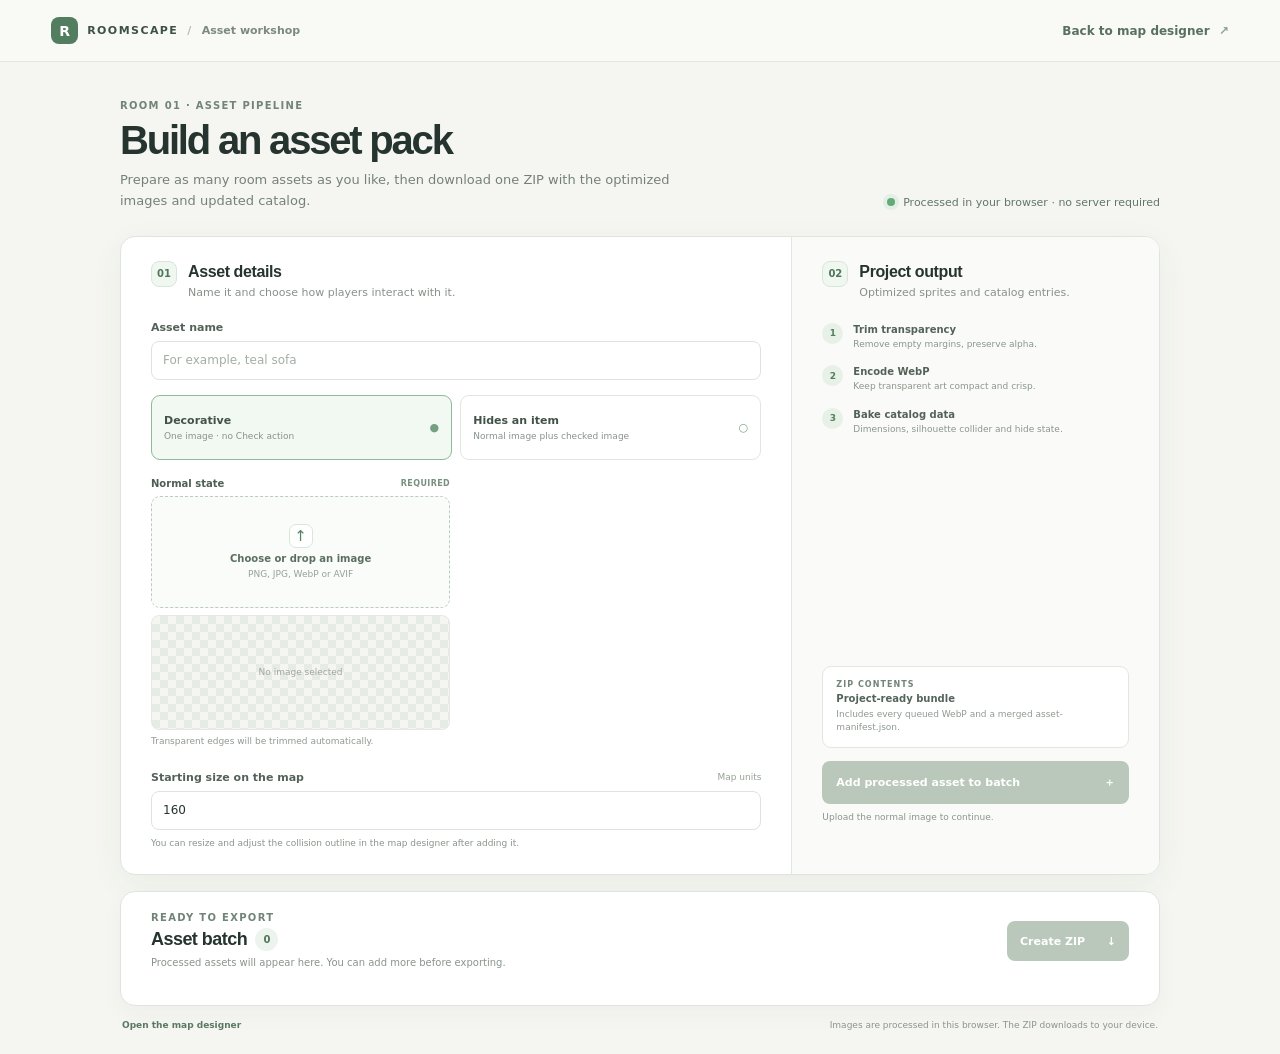
<file: gameforcouples/prototype/asset-importer.html>
<!doctype html>
<html lang="en">
<head>
  <meta charset="utf-8" />
  <meta name="viewport" content="width=device-width, initial-scale=1, viewport-fit=cover" />
  <meta name="theme-color" content="#f4f4ef" />
  <title>Prepare assets · Roomscape</title>
  <link rel="stylesheet" href="asset-importer.css" />
  <script src="asset-importer.js?v=asset-importer-batch-20261002" defer></script>
</head>
<body>
  <div class="app-shell">
    <header class="topbar">
      <a class="brand" href="index.html"><span class="brand-mark">R</span><span>ROOMSCAPE</span><span class="separator">/</span><span class="brand-page">Asset workshop</span></a>
      <a class="back-link" href="map-designer.html">Back to map designer <span aria-hidden="true">↗</span></a>
    </header>

    <main class="workspace">
      <section class="intro">
        <div>
          <p class="eyebrow">Room 01 · Asset pipeline</p>
          <h1>Build an asset pack</h1>
          <p class="description">Prepare as many room assets as you like, then download one ZIP with the optimized images and updated catalog.</p>
        </div>
        <div class="local-note"><span class="status-dot"></span><span>Processed in your browser · no server required</span></div>
      </section>

      <form id="asset-form" class="asset-workspace">
        <section class="asset-inputs" aria-label="Asset images and options">
          <div class="section-heading"><span class="step">01</span><div><h2>Asset details</h2><p>Name it and choose how players interact with it.</p></div></div>
          <label class="field" for="asset-name">Asset name<input id="asset-name" name="name" type="text" maxlength="48" placeholder="For example, teal sofa" required /></label>
          <div class="type-choice" role="radiogroup" aria-label="Asset interaction type">
            <label class="type-option selected" id="decorative-option"><input type="radio" name="asset-type" value="decorative" checked /><span class="choice-copy"><strong>Decorative</strong><small>One image · no Check action</small></span><span class="choice-mark" aria-hidden="true">●</span></label>
            <label class="type-option" id="searchable-option"><input type="radio" name="asset-type" value="searchable" /><span class="choice-copy"><strong>Hides an item</strong><small>Normal image plus checked image</small></span><span class="choice-mark" aria-hidden="true">○</span></label>
          </div>

          <div class="upload-pair">
            <div class="upload-group">
              <div class="upload-label"><span>Normal state</span><span class="required-tag">Required</span></div>
              <label class="dropzone" id="normal-drop" for="normal-file">
                <input id="normal-file" type="file" accept="image/png,image/jpeg,image/webp,image/avif" />
                <span class="upload-icon" aria-hidden="true">↑</span><strong>Choose or drop an image</strong><small>PNG, JPG, WebP or AVIF</small>
              </label>
              <div class="image-preview checker" id="normal-preview"><span>No image selected</span></div>
              <p class="file-meta" id="normal-meta">Transparent edges will be trimmed automatically.</p>
            </div>
            <div class="upload-group checked-group" id="checked-group" hidden>
              <div class="upload-label"><span>Checked state</span><span class="required-tag">Required</span></div>
              <label class="dropzone" id="checked-drop" for="checked-file">
                <input id="checked-file" type="file" accept="image/png,image/jpeg,image/webp,image/avif" />
                <span class="upload-icon" aria-hidden="true">↑</span><strong>Choose or drop an image</strong><small>Opened, lifted or moved version</small>
              </label>
              <div class="image-preview checker" id="checked-preview"><span>No image selected</span></div>
              <p class="file-meta" id="checked-meta">Both states are trimmed on the same canvas bounds.</p>
            </div>
          </div>

          <label class="field size-field" for="default-width">Starting size on the map <span>Map units</span><input id="default-width" type="number" min="24" max="600" step="4" value="160" /></label>
          <p class="helper">You can resize and adjust the collision outline in the map designer after adding it.</p>
        </section>

        <aside class="output-panel" aria-label="Asset processing and submission">
          <div class="section-heading"><span class="step">02</span><div><h2>Project output</h2><p>Optimized sprites and catalog entries.</p></div></div>
          <div class="pipeline-list">
            <div><span class="pipeline-icon">1</span><p><strong>Trim transparency</strong><small>Remove empty margins, preserve alpha.</small></p></div>
            <div><span class="pipeline-icon">2</span><p><strong>Encode WebP</strong><small>Keep transparent art compact and crisp.</small></p></div>
            <div><span class="pipeline-icon">3</span><p><strong>Bake catalog data</strong><small>Dimensions, silhouette collider and hide state.</small></p></div>
          </div>
          <div class="project-target">
            <div><span class="target-kicker">ZIP contents</span><strong>Project-ready bundle</strong><small>Includes every queued WebP and a merged asset-manifest.json.</small></div>
          </div>
          <button id="submit-asset" class="submit-button" type="submit" disabled><span>Add processed asset to batch</span><span aria-hidden="true">＋</span></button>
          <p class="submit-hint" id="submit-hint">Upload an image to add the first asset.</p>
          <p class="message" id="message" role="status" aria-live="polite"></p>
        </aside>
      </form>
      <section class="batch-panel" aria-labelledby="batch-title">
        <div class="batch-heading"><div><p class="eyebrow">Ready to export</p><h2 id="batch-title">Asset batch <span id="batch-count">0</span></h2><p class="batch-note" id="batch-note">Processed assets will appear here. You can add more before exporting.</p></div><button id="create-zip" class="zip-button" type="button" disabled>Create ZIP <span aria-hidden="true">↓</span></button></div>
        <ul class="batch-list" id="batch-list" aria-live="polite"></ul>
      </section>
      <footer class="workspace-footer"><a href="map-designer.html">Open the map designer</a><span>Images are processed in this browser. The ZIP downloads to your device.</span></footer>
    </main>
  </div>
</body>
</html>
</file>
<file: gameforcouples/prototype/asset-importer.css>
:root { color-scheme:light; --ink:#26342f; --muted:#748179; --line:#e0e7df; --paper:#f5f6f1; --green:#31744c; --green-dark:#245b3a; --mint:#e7f2e9; --blue:#78c3fb; }
* { box-sizing:border-box; }
body { margin:0; min-height:100svh; background:var(--paper); color:var(--ink); font-family:"DM Sans",system-ui,sans-serif; }
button,input { font:inherit; }
a { color:inherit; }
.app-shell { min-height:100svh; }
.topbar { display:flex; align-items:center; justify-content:space-between; gap:16px; min-height:62px; padding:0 clamp(16px,4vw,54px); border-bottom:1px solid rgba(73,91,76,.12); background:rgba(250,251,247,.9); }
.brand { display:flex; align-items:center; gap:9px; color:#3e5146; text-decoration:none; font-size:11px; font-weight:800; letter-spacing:.13em; }
.brand-mark { display:grid; width:27px; height:27px; place-items:center; border-radius:8px; background:#527e5f; color:#fff; font-family:Manrope,system-ui,sans-serif; font-size:14px; letter-spacing:0; }
.separator { color:#b2bdb3; }.brand-page { color:#7c8980; font-weight:600; letter-spacing:0; }
.back-link { color:#58715f; text-decoration:none; font-size:12px; font-weight:650; }.back-link span { margin-left:5px; color:#8ba594; }
.workspace { width:min(1040px,calc(100% - 36px)); margin:0 auto; padding:38px 0 24px; }
.intro { display:flex; align-items:flex-end; justify-content:space-between; gap:20px; margin-bottom:24px; }
.eyebrow,.target-kicker { margin:0 0 8px; color:#718477; font-size:10px; font-weight:750; letter-spacing:.13em; text-transform:uppercase; }
h1,h2,p { margin-top:0; }
h1 { margin-bottom:8px; font-family:Manrope,"DM Sans",sans-serif; font-size:clamp(28px,4vw,40px); font-weight:700; letter-spacing:-.055em; line-height:1.08; }
.description { max-width:550px; margin-bottom:0; color:var(--muted); font-size:13px; line-height:1.6; }
.local-note { display:flex; align-items:center; gap:8px; padding-bottom:3px; color:#62766a; font-size:11px; white-space:nowrap; }.status-dot { width:8px; height:8px; border-radius:50%; background:#63aa79; box-shadow:0 0 0 4px #e3efe5; }
.asset-workspace { display:grid; grid-template-columns:minmax(0,1.55fr) minmax(265px,.85fr); gap:0; overflow:hidden; border:1px solid #dfe5de; border-radius:15px; background:#fff; box-shadow:0 10px 34px rgba(48,65,51,.055); }
.asset-inputs,.output-panel { padding:24px clamp(18px,3vw,30px); }
.output-panel { display:flex; flex-direction:column; border-left:1px solid var(--line); background:#fafbf8; }
.section-heading { display:flex; align-items:flex-start; gap:11px; margin-bottom:20px; }.step { display:grid; width:26px; height:26px; flex:0 0 26px; place-items:center; border:1px solid #d8e6d9; border-radius:8px; background:#f0f7f0; color:#4d7958; font-size:10px; font-weight:750; }
.section-heading h2 { margin:2px 0 4px; font-family:Manrope,"DM Sans",sans-serif; font-size:16px; font-weight:750; letter-spacing:-.025em; }.section-heading p { margin:0; color:#879189; font-size:11px; line-height:1.45; }
.field { display:grid; gap:7px; color:#536259; font-size:11px; font-weight:700; }.field input { width:100%; height:39px; padding:0 11px; border:1px solid #dce4dc; border-radius:8px; outline:none; background:#fff; color:var(--ink); font-size:12px; font-weight:500; }.field input:focus { border-color:#78a987; box-shadow:0 0 0 3px rgba(77,135,92,.11); }.field input::placeholder { color:#a4ada4; }
.type-choice { display:grid; grid-template-columns:1fr 1fr; gap:8px; margin:15px 0 18px; }.type-option { position:relative; display:flex; align-items:center; gap:9px; min-height:65px; padding:10px 12px; border:1px solid var(--line); border-radius:9px; background:#fff; cursor:pointer; transition:border-color .16s ease,background .16s ease,transform .16s ease; }.type-option:hover { transform:translateY(-1px); }.type-option.selected { border-color:#8fb99a; background:#f2f8f2; }.type-option input { position:absolute; width:1px; height:1px; opacity:0; }.choice-copy { display:grid; gap:4px; }.choice-copy strong { color:#415247; font-size:11px; }.choice-copy small { color:#87928a; font-size:9px; }.choice-mark { margin-left:auto; color:#75a182; font-size:11px; }
.upload-pair { display:grid; grid-template-columns:1fr 1fr; gap:12px; }.upload-group { min-width:0; }.upload-label { display:flex; align-items:center; justify-content:space-between; gap:6px; margin:0 0 7px; color:#4d5e53; font-size:10px; font-weight:750; }.required-tag { color:#78907e; font-size:8px; font-weight:650; text-transform:uppercase; letter-spacing:.05em; }
.dropzone { display:flex; min-height:112px; flex-direction:column; align-items:center; justify-content:center; gap:5px; padding:12px; border:1px dashed #bbccbd; border-radius:9px; background:#fafcf9; color:#5b6f60; text-align:center; cursor:pointer; transition:border-color .16s ease,background .16s ease; }.dropzone:hover,.dropzone.dragover { border-color:#4e9661; background:#f0f8f0; }.dropzone input { position:absolute; width:1px; height:1px; overflow:hidden; clip:rect(0,0,0,0); }.upload-icon { display:grid; width:24px; height:24px; place-items:center; border:1px solid #d9e6da; border-radius:7px; background:#fff; color:#548363; font-size:15px; }.dropzone strong { font-size:10px; }.dropzone small { color:#96a198; font-size:9px; }
.image-preview { display:grid; min-height:115px; place-items:center; overflow:hidden; margin-top:7px; border:1px solid #e4e9e3; border-radius:8px; color:#9da69d; font-size:9px; }.checker { background-color:#f5f6f2; background-image:linear-gradient(45deg,#e7ebe5 25%,transparent 25%),linear-gradient(-45deg,#e7ebe5 25%,transparent 25%),linear-gradient(45deg,transparent 75%,#e7ebe5 75%),linear-gradient(-45deg,transparent 75%,#e7ebe5 75%); background-position:0 0,0 8px,8px -8px,-8px 0; background-size:16px 16px; }.image-preview img { display:block; width:100%; height:115px; padding:8px; object-fit:contain; }.file-meta { min-height:24px; margin:5px 0 0; overflow:hidden; color:#909990; font-size:9px; line-height:1.4; text-overflow:ellipsis; }
.size-field { grid-template-columns:auto 1fr; align-items:center; margin-top:12px; }.size-field span { justify-self:end; color:#95a095; font-size:9px; font-weight:500; }.size-field input { grid-column:1/-1; }.helper { margin:7px 0 0; color:#89948b; font-size:9px; line-height:1.5; }
.pipeline-list { display:grid; gap:15px; margin:2px 0 22px; }.pipeline-list>div { display:flex; align-items:flex-start; gap:10px; }.pipeline-icon { display:grid; width:21px; height:21px; flex:0 0 21px; place-items:center; border-radius:50%; background:#e8f1e8; color:#51805b; font-size:9px; font-weight:800; }.pipeline-list p { display:grid; gap:3px; margin:1px 0 0; }.pipeline-list strong { color:#536258; font-size:10px; }.pipeline-list small { color:#8a958c; font-size:9px; line-height:1.4; }
.project-target { display:grid; gap:12px; margin-top:auto; padding:13px; border:1px solid #e0e8df; border-radius:9px; background:#fff; }.project-target>div { display:grid; gap:4px; }.target-kicker { margin:0; font-size:8px; }.project-target strong { color:#53645a; font-size:10px; }.project-target small { color:#909990; font-size:9px; line-height:1.45; }.secondary-button { justify-self:start; min-height:32px; padding:0 10px; border:1px solid #dce4db; border-radius:7px; background:#fff; color:#536c59; font-size:10px; font-weight:700; cursor:pointer; }.secondary-button:hover { border-color:#8fb99a; background:#f4f9f4; }
.submit-button { display:flex; width:100%; min-height:43px; align-items:center; justify-content:space-between; margin-top:13px; padding:0 14px; border:0; border-radius:8px; background:var(--green); color:#fff; font-size:11px; font-weight:750; cursor:pointer; transition:background .16s ease,transform .16s ease; }.submit-button:hover:not(:disabled) { transform:translateY(-1px); background:var(--green-dark); }.submit-button:disabled { background:#b9c8bb; cursor:not-allowed; }.submit-button[aria-busy="true"] { opacity:.8; }.submit-hint,.message { min-height:16px; margin:7px 0 0; color:#89948c; font-size:9px; line-height:1.45; }.message { color:#3f7750; }.message.error { color:#a64f45; }
.workspace-footer { display:flex; justify-content:space-between; gap:14px; padding:14px 2px 0; color:#8a958c; font-size:9px; }.workspace-footer a { color:#5a7861; font-weight:700; text-decoration:none; }.workspace-footer a:hover { text-decoration:underline; }
.batch-panel { margin-top:16px; padding:20px clamp(18px,3vw,30px); border:1px solid #dfe5de; border-radius:15px; background:#fff; box-shadow:0 8px 24px rgba(48,65,51,.035); }.batch-heading { display:flex; align-items:center; justify-content:space-between; gap:16px; }.batch-heading .eyebrow { margin-bottom:5px; }.batch-heading h2 { display:flex; align-items:center; gap:8px; margin:0; font-family:Manrope,"DM Sans",sans-serif; font-size:18px; letter-spacing:-.03em; }.batch-heading h2 span { display:grid; min-width:23px; height:23px; place-items:center; padding:0 6px; border-radius:12px; background:#edf4ed; color:#4e7856; font:700 10px "DM Sans",system-ui,sans-serif; }.batch-note { margin:5px 0 0; color:#89948b; font-size:10px; line-height:1.45; }.zip-button { display:flex; min-width:122px; min-height:40px; align-items:center; justify-content:space-between; gap:12px; padding:0 13px; border:0; border-radius:8px; background:var(--green); color:#fff; font-size:11px; font-weight:750; cursor:pointer; }.zip-button:hover:not(:disabled) { background:var(--green-dark); }.zip-button:disabled { background:#b9c8bb; cursor:not-allowed; }.zip-button[aria-busy="true"] { opacity:.82; }.batch-list { display:grid; gap:7px; margin:14px 0 0; padding:0; list-style:none; }.batch-item { display:flex; align-items:center; gap:11px; min-width:0; padding:8px; border:1px solid #e6ebe5; border-radius:9px; background:#fbfcfa; }.batch-item>img { width:48px; height:42px; flex:0 0 48px; border:1px solid #e3e8e1; border-radius:6px; background-color:#f5f6f2; background-image:linear-gradient(45deg,#e7ebe5 25%,transparent 25%),linear-gradient(-45deg,#e7ebe5 25%,transparent 25%),linear-gradient(45deg,transparent 75%,#e7ebe5 75%),linear-gradient(-45deg,transparent 75%,#e7ebe5 75%); background-size:12px 12px; object-fit:contain; }.batch-item-copy { display:grid; gap:4px; min-width:0; }.batch-item-copy strong { overflow:hidden; color:#536258; font-size:10px; text-overflow:ellipsis; white-space:nowrap; }.batch-item-copy small { color:#89948b; font-size:9px; }.remove-item { margin-left:auto; padding:7px 8px; border:1px solid #e1e7df; border-radius:6px; background:#fff; color:#77847a; font-size:9px; cursor:pointer; }.remove-item:hover { border-color:#d6aaa2; color:#9e5149; }
@media(max-width:760px) { .workspace { width:min(580px,calc(100% - 24px)); padding-top:25px; }.intro { display:grid; gap:13px; margin-bottom:17px; }.local-note { font-size:10px; }.asset-workspace { grid-template-columns:1fr; }.output-panel { min-height:340px; border-top:1px solid var(--line); border-left:0; }.asset-inputs,.output-panel { padding:19px; } }
@media(max-width:470px) { .topbar { min-height:55px; padding-inline:12px; }.brand { gap:6px; font-size:9px; }.brand-mark { width:23px; height:23px; }.separator { display:none; }.back-link { font-size:10px; }.workspace { width:calc(100% - 16px); padding-top:18px; }.upload-pair { grid-template-columns:1fr; }.checked-group { animation:fade-in .2s ease-out; }.image-preview,.image-preview img { min-height:125px; height:125px; }.batch-panel { padding:16px 13px; }.batch-heading { align-items:flex-start; }.batch-heading h2 { font-size:16px; }.zip-button { min-width:104px; min-height:37px; padding-inline:10px; font-size:10px; }.workspace-footer { flex-direction:column; gap:5px; } }
@keyframes fade-in { from { opacity:0; transform:translateY(3px); } to { opacity:1; transform:translateY(0); } }
@media(prefers-reduced-motion:reduce) { *,*::before,*::after { scroll-behavior:auto!important; transition:none!important; animation:none!important; } }
</file>
